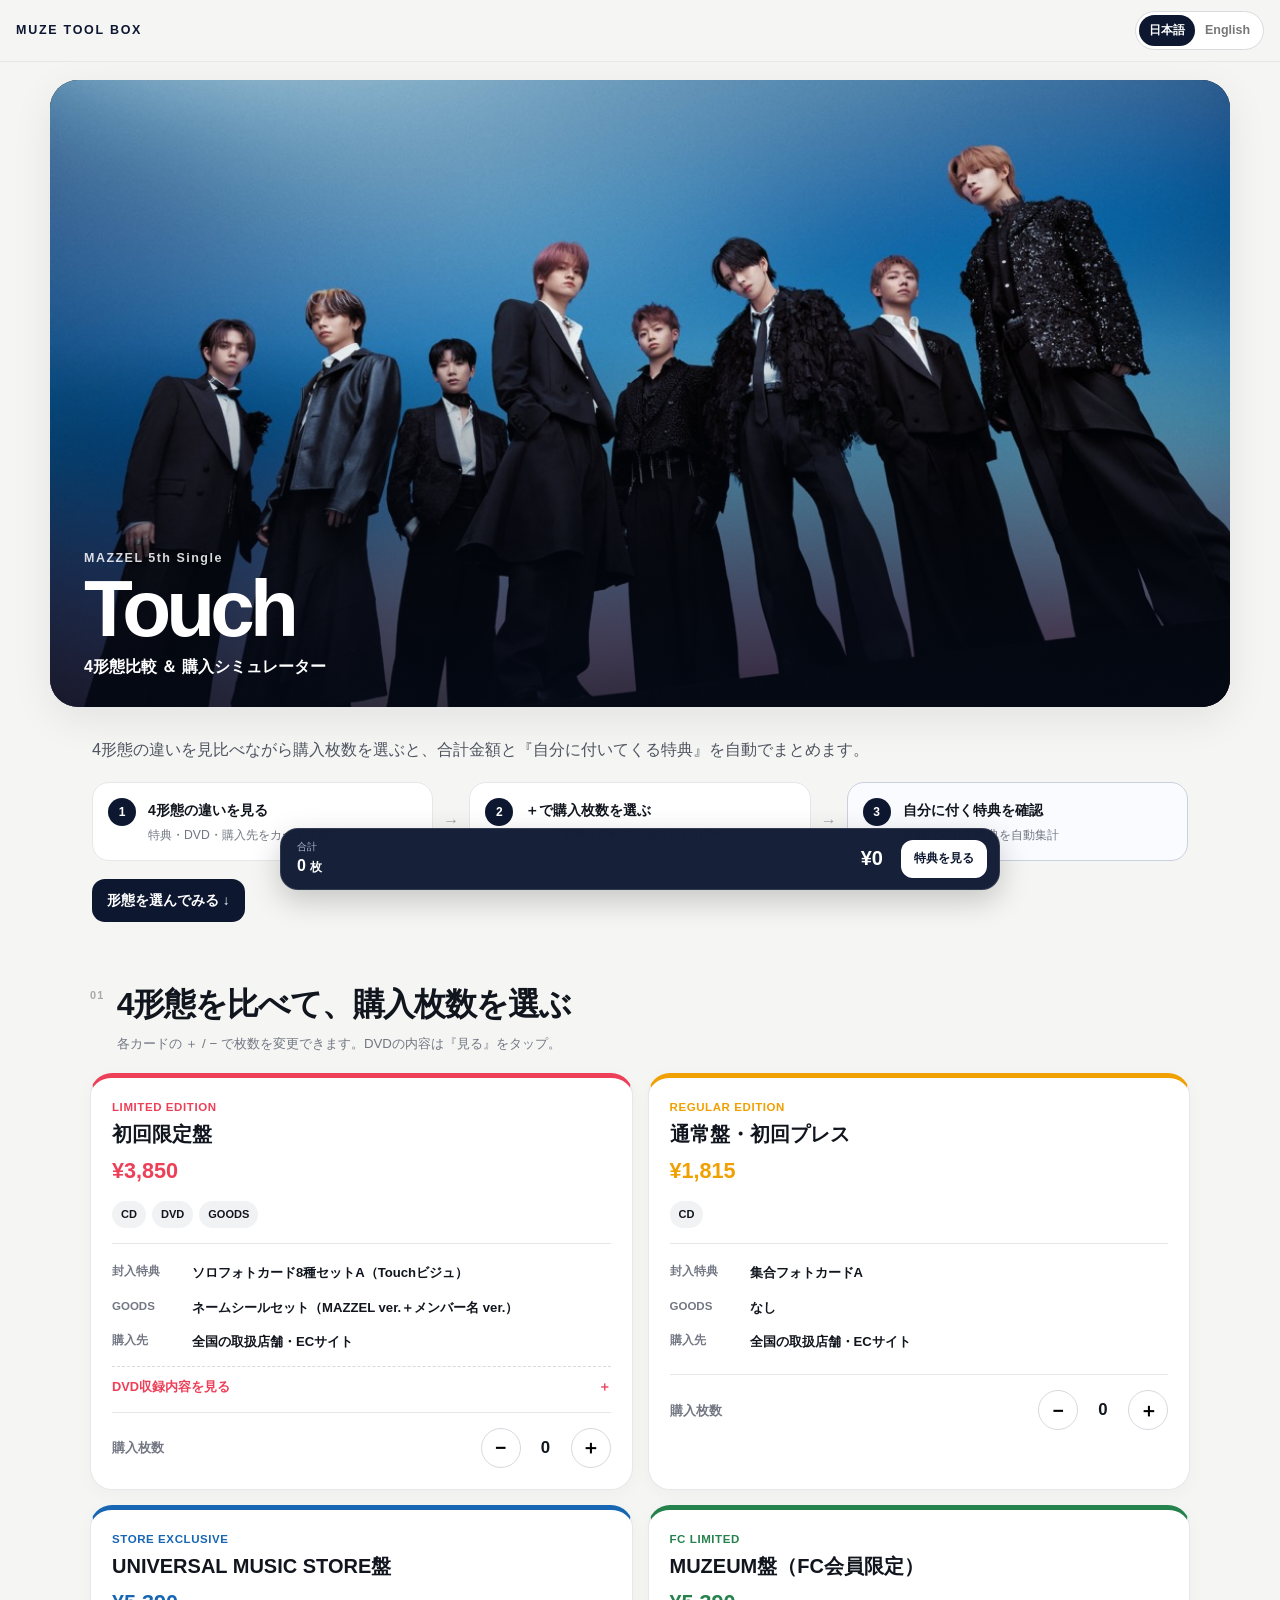
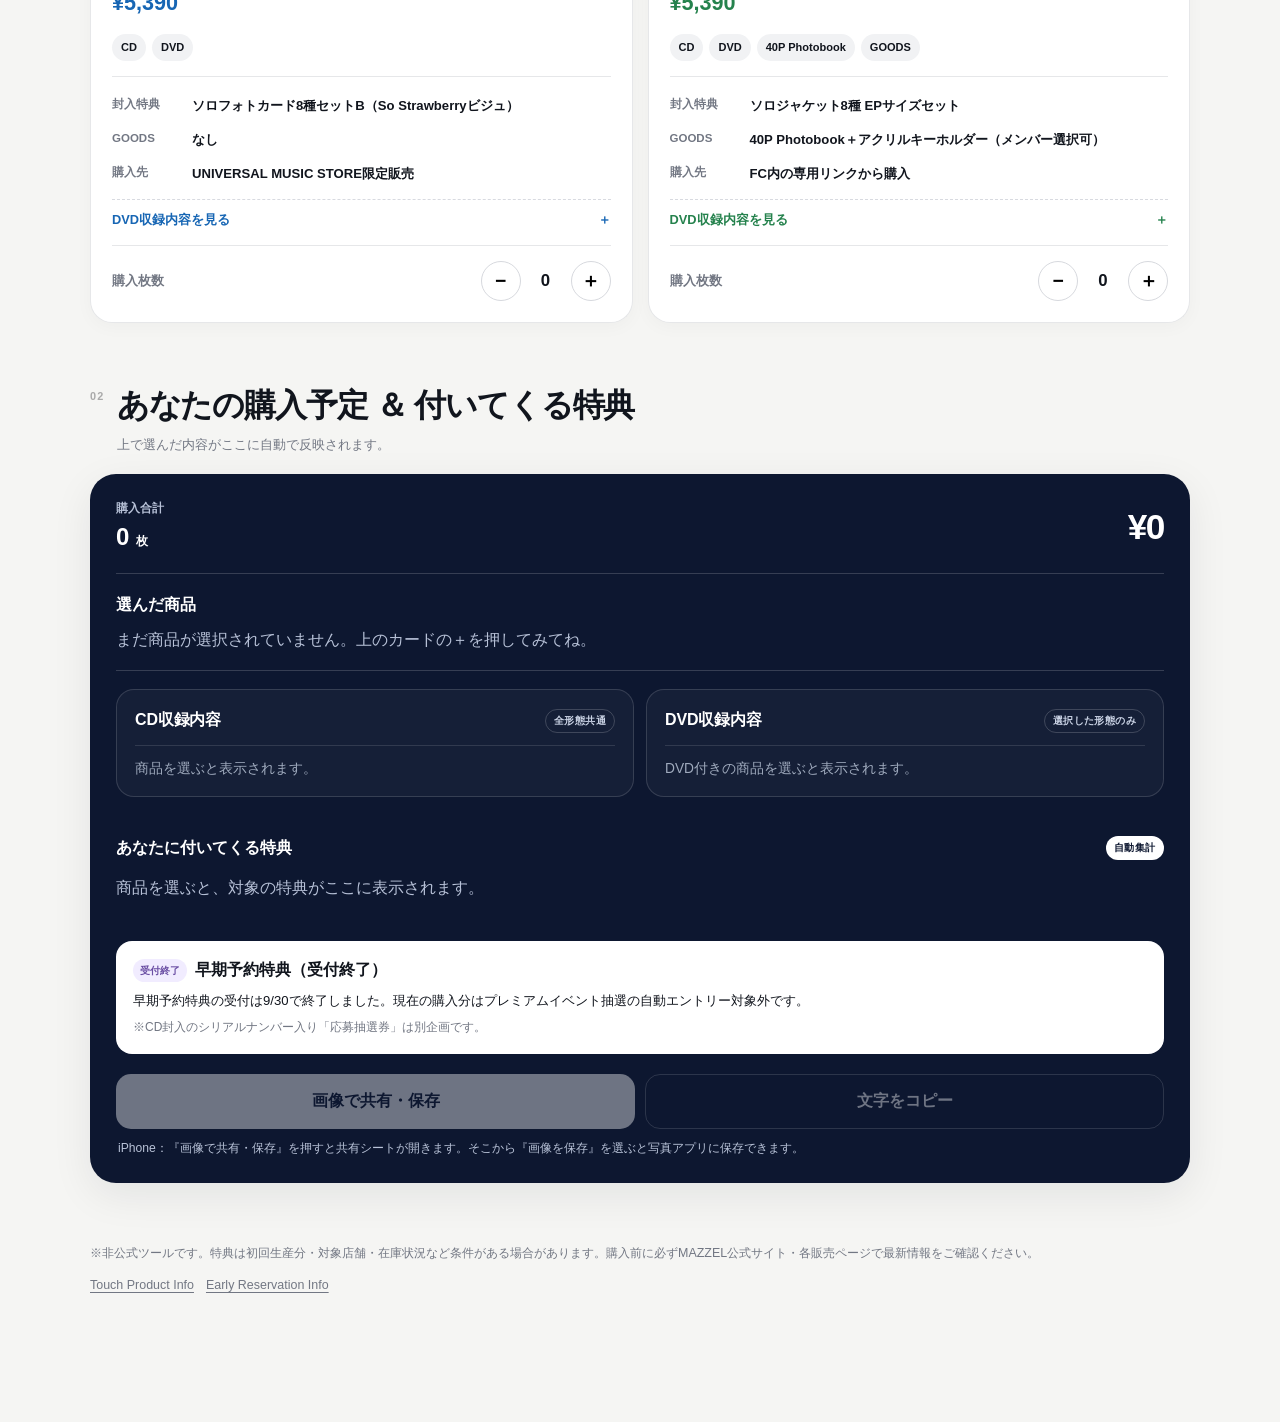
<file: index.html>
<!doctype html>
<html lang="ja">
<head>
  <meta charset="utf-8">
  <meta http-equiv="Cache-Control" content="no-cache, no-store, must-revalidate">
<meta http-equiv="Pragma" content="no-cache">
<meta http-equiv="Expires" content="0">
<meta name="viewport" content="width=device-width, initial-scale=1, viewport-fit=cover">
  <meta name="theme-color" content="#0d1730">
  <title>MAZZEL “Touch” 4 Versions Guide & Purchase Simulator</title>
  <meta name="description" content="MAZZEL 5th Single “Touch” 4形態の比較・購入シミュレーター">
  <link rel="stylesheet" href="./styles.css?v=20261126-1300">
<link rel="apple-touch-icon" sizes="180x180" href="apple-touch-icon.png"><link rel="manifest" href="manifest.json"><meta name="apple-mobile-web-app-capable" content="yes"><meta name="mobile-web-app-capable" content="yes"><meta name="apple-mobile-web-app-status-bar-style" content="default"><meta name="apple-mobile-web-app-title" content="Touch 4形態">
<script>
/* キャッシュ対策：最新の version.json と違えば、新しい版を読み込み直す */
(function(){var BUILD="20261126-1300";
  fetch("version.json?t="+Date.now(),{cache:"no-store"}).then(function(r){return r.json()}).then(function(j){
    if(!j||!j.v||j.v===BUILD)return;
    var key="reloaded-"+j.v;try{if(sessionStorage.getItem(key))return;sessionStorage.setItem(key,"1")}catch(e){}
    var u=new URL(location.href);u.searchParams.set("v",j.v);location.replace(u.toString());
  }).catch(function(){});
})();
</script>
</head>
<body>
  <header class="topbar">
    <a href="https://rikomuze.github.io/muze-tool-box/" class="mini-brand">MUZE TOOL BOX</a>
    <div class="lang" aria-label="Language">
      <button class="lang-btn active" data-lang="ja" type="button">日本語</button>
      <button class="lang-btn" data-lang="en" type="button">English</button>
    </div>
  </header>

  <main id="top">
    <section class="hero">
      <img src="./assets/mazzel-touch.jpg" alt="MAZZEL artist photo" class="hero-img">
      <div class="hero-overlay"></div>
      <div class="hero-copy">
        <p class="eyebrow">MAZZEL 5th Single</p>
        <h1>Touch</h1>
        <p class="sub" data-ja="4形態比較 ＆ 購入シミュレーター" data-en="4 Versions Guide & Purchase Simulator">4形態比較 ＆ 購入シミュレーター</p>
      </div>
    </section>

    <section class="intro shell">
      <div class="intro-copy">
        <p class="intro-lead"
           data-ja="4形態の違いを見比べながら購入枚数を選ぶと、合計金額と『自分に付いてくる特典』を自動でまとめます。"
           data-en="Compare all four editions while choosing quantities, and the site will automatically show your total and the bonuses you’ll receive.">
          4形態の違いを見比べながら購入枚数を選ぶと、合計金額と「自分に付いてくる特典」を自動でまとめます。
        </p>
      </div>

      <div class="howto" aria-label="How to use">
        <div class="howto-item">
          <span class="howto-num">1</span>
          <div>
            <strong data-ja="4形態の違いを見る" data-en="Compare the 4 editions">4形態の違いを見る</strong>
            <p data-ja="特典・DVD・購入先をカードで確認" data-en="Check bonuses, DVDs and where to buy">特典・DVD・購入先をカードで確認</p>
          </div>
        </div>
        <div class="howto-arrow" aria-hidden="true">→</div>
        <div class="howto-item">
          <span class="howto-num">2</span>
          <div>
            <strong data-ja="＋で購入枚数を選ぶ" data-en="Choose quantities with +">＋で購入枚数を選ぶ</strong>
            <p data-ja="欲しい形態を何枚でも組み合わせOK" data-en="Mix and match any editions">欲しい形態を何枚でも組み合わせOK</p>
          </div>
        </div>
        <div class="howto-arrow" aria-hidden="true">→</div>
        <div class="howto-item highlight">
          <span class="howto-num">3</span>
          <div>
            <strong data-ja="自分に付く特典を確認" data-en="See your bonuses">自分に付く特典を確認</strong>
            <p data-ja="枚数に応じて特典を自動集計" data-en="Bonuses are counted automatically">枚数に応じて特典を自動集計</p>
          </div>
        </div>
      </div>

      <a class="start-btn" href="#products" data-ja="形態を選んでみる ↓" data-en="Start choosing editions ↓">形態を選んでみる ↓</a>
    </section>

    <section class="shell products-section" id="products">
      <div class="section-head">
        <span>01</span>
        <div>
          <h2 data-ja="4形態を比べて、購入枚数を選ぶ" data-en="Compare editions & choose quantities">4形態を比べて、購入枚数を選ぶ</h2>
          <p class="section-help" data-ja="各カードの ＋ / − で枚数を変更できます。DVDの内容は『見る』をタップ。" data-en="Use + / − on each card to change quantity. Tap “View” for DVD details.">各カードの ＋ / − で枚数を変更できます。DVDの内容は「見る」をタップ。</p>
        </div>
      </div>
      <div id="productGrid" class="product-grid"></div>
    </section>

    <section class="shell summary-section" id="summary">
      <div class="section-head">
        <span>02</span>
        <div>
          <h2 data-ja="あなたの購入予定 ＆ 付いてくる特典" data-en="Your plan & bonuses">あなたの購入予定 ＆ 付いてくる特典</h2>
          <p class="section-help" data-ja="上で選んだ内容がここに自動で反映されます。" data-en="Your selections above are automatically reflected here.">上で選んだ内容がここに自動で反映されます。</p>
        </div>
      </div>

      <div class="summary-card">
        <div class="total-row">
          <div>
            <span class="total-label" data-ja="購入合計" data-en="Purchase total">購入合計</span>
            <strong id="totalItems">0 <small data-ja="枚" data-en="items">枚</small></strong>
          </div>
          <strong id="totalPrice">¥0</strong>
        </div>

        <div class="summary-block">
          <h3 data-ja="選んだ商品" data-en="Selected editions">選んだ商品</h3>
          <div id="selectedList" class="selected-list empty">
            <p data-ja="まだ商品が選択されていません。上のカードの＋を押してみてね。" data-en="No items selected yet. Tap + on an edition card above.">まだ商品が選択されていません。上のカードの＋を押してみてね。</p>
          </div>
        </div>

        <div class="content-summary-grid">
          <section class="content-summary-box">
            <div class="content-summary-title">
              <h3 data-ja="CD収録内容" data-en="CD contents">CD収録内容</h3>
              <span class="content-common" data-ja="全形態共通" data-en="COMMON">全形態共通</span>
            </div>
            <div id="cdSummary" class="content-summary-body">
              <p class="muted" data-ja="商品を選ぶと表示されます。" data-en="Select an edition to view the CD contents.">商品を選ぶと表示されます。</p>
            </div>
          </section>

          <section class="content-summary-box">
            <div class="content-summary-title">
              <h3 data-ja="DVD収録内容" data-en="DVD contents">DVD収録内容</h3>
              <span class="content-common" data-ja="選択した形態のみ" data-en="SELECTED EDITIONS">選択した形態のみ</span>
            </div>
            <div id="dvdSummary" class="content-summary-body">
              <p class="muted" data-ja="DVD付きの商品を選ぶと表示されます。" data-en="Select an edition with a DVD to view its contents.">DVD付きの商品を選ぶと表示されます。</p>
            </div>
          </section>
        </div>

        <div class="bonus-box">
          <div class="bonus-title-row">
            <h3 data-ja="あなたに付いてくる特典" data-en="Bonuses you’ll receive">あなたに付いてくる特典</h3>
            <span class="auto-badge" data-ja="自動集計" data-en="AUTO">自動集計</span>
          </div>
          <div id="bonusList" class="bonus-list">
            <p class="muted" data-ja="商品を選ぶと、対象の特典がここに表示されます。" data-en="Select editions to see all applicable bonuses here.">商品を選ぶと、対象の特典がここに表示されます。</p>
          </div>
        </div>

        <div class="conditional-box" id="earlyInfo">
          <div class="conditional-head">
            <span class="conditional-tag" id="earlyTag" data-ja="条件付き" data-en="IF ELIGIBLE">条件付き</span>
            <strong id="earlyTitle" data-ja="早期予約特典" data-en="Early reservation bonus">早期予約特典</strong>
          </div>
          <p id="earlyEstimate" data-ja="対象ページから受付期間内に購入した場合、CD1枚につき1回プレミアムイベント抽選に自動エントリーされます。" data-en="If purchased from the eligible page during the entry period, each CD gives one automatic entry to the premium-event lottery.">対象ページから受付期間内に購入した場合、CD1枚につき1回プレミアムイベント抽選に自動エントリーされます。</p>
          <p class="conditional-note" id="earlyNote" data-ja="※封入のシリアルナンバー入り『応募抽選券』とは別企画です。応募先の振り分け機能はありません。" data-en="This is separate from the serial-numbered lottery ticket enclosed in first-press copies. This simulator does not allocate entries by event or venue.">※封入のシリアルナンバー入り「応募抽選券」とは別企画です。応募先の振り分け機能はありません。</p>
        </div>

        <div class="share-actions">
          <button id="imageShareBtn" class="share-btn primary-share" type="button" disabled>
            <span data-ja="画像で共有・保存" data-en="Share / Save as image">画像で共有・保存</span>
          </button>
          <button id="copyBtn" class="share-btn secondary-share" type="button" disabled>
            <span data-ja="文字をコピー" data-en="Copy text">文字をコピー</span>
          </button>
        </div>
        <p class="share-help"
           data-ja="iPhone：『画像で共有・保存』を押すと共有シートが開きます。そこから『画像を保存』を選ぶと写真アプリに保存できます。"
           data-en="iPhone: Tap “Share / Save as image,” then choose “Save Image” in the share sheet to save it to Photos.">
          iPhone：「画像で共有・保存」を押すと共有シートが開きます。そこから「画像を保存」を選ぶと写真アプリに保存できます。
        </p>
      </div>
    </section>

    <footer class="footer shell">
      <p data-ja="※非公式ツールです。特典は初回生産分・対象店舗・在庫状況など条件がある場合があります。購入前に必ずMAZZEL公式サイト・各販売ページで最新情報をご確認ください。"
         data-en="Unofficial fan tool. Some bonuses depend on first-press availability, eligible stores or stock. Please check MAZZEL’s official website and each store page before purchasing.">
         ※非公式ツールです。特典は初回生産分・対象店舗・在庫状況など条件がある場合があります。購入前に必ずMAZZEL公式サイト・各販売ページで最新情報をご確認ください。
      </p>
      <div class="links">
        <a href="https://mazzel.tokyo/news/5565/" target="_blank" rel="noopener">Touch Product Info</a>
        <a href="https://mazzel.tokyo/news/5568/" target="_blank" rel="noopener">Early Reservation Info</a>
      </div>
    </footer>
  </main>

  <div class="sticky-total">
    <div>
      <span data-ja="合計" data-en="Total">合計</span>
      <strong id="stickyItems">0 <small data-ja="枚" data-en="items">枚</small></strong>
    </div>
    <strong id="stickyPrice">¥0</strong>
    <a href="#summary" id="summaryJump" class="jump-btn" data-ja="特典を見る" data-en="See bonuses">特典を見る</a>
  </div>

  <div class="toast" id="toast" role="status" aria-live="polite"></div>
  <script src="./script.js?v=20261126-1300"></script>
</body>
</html>
</file>
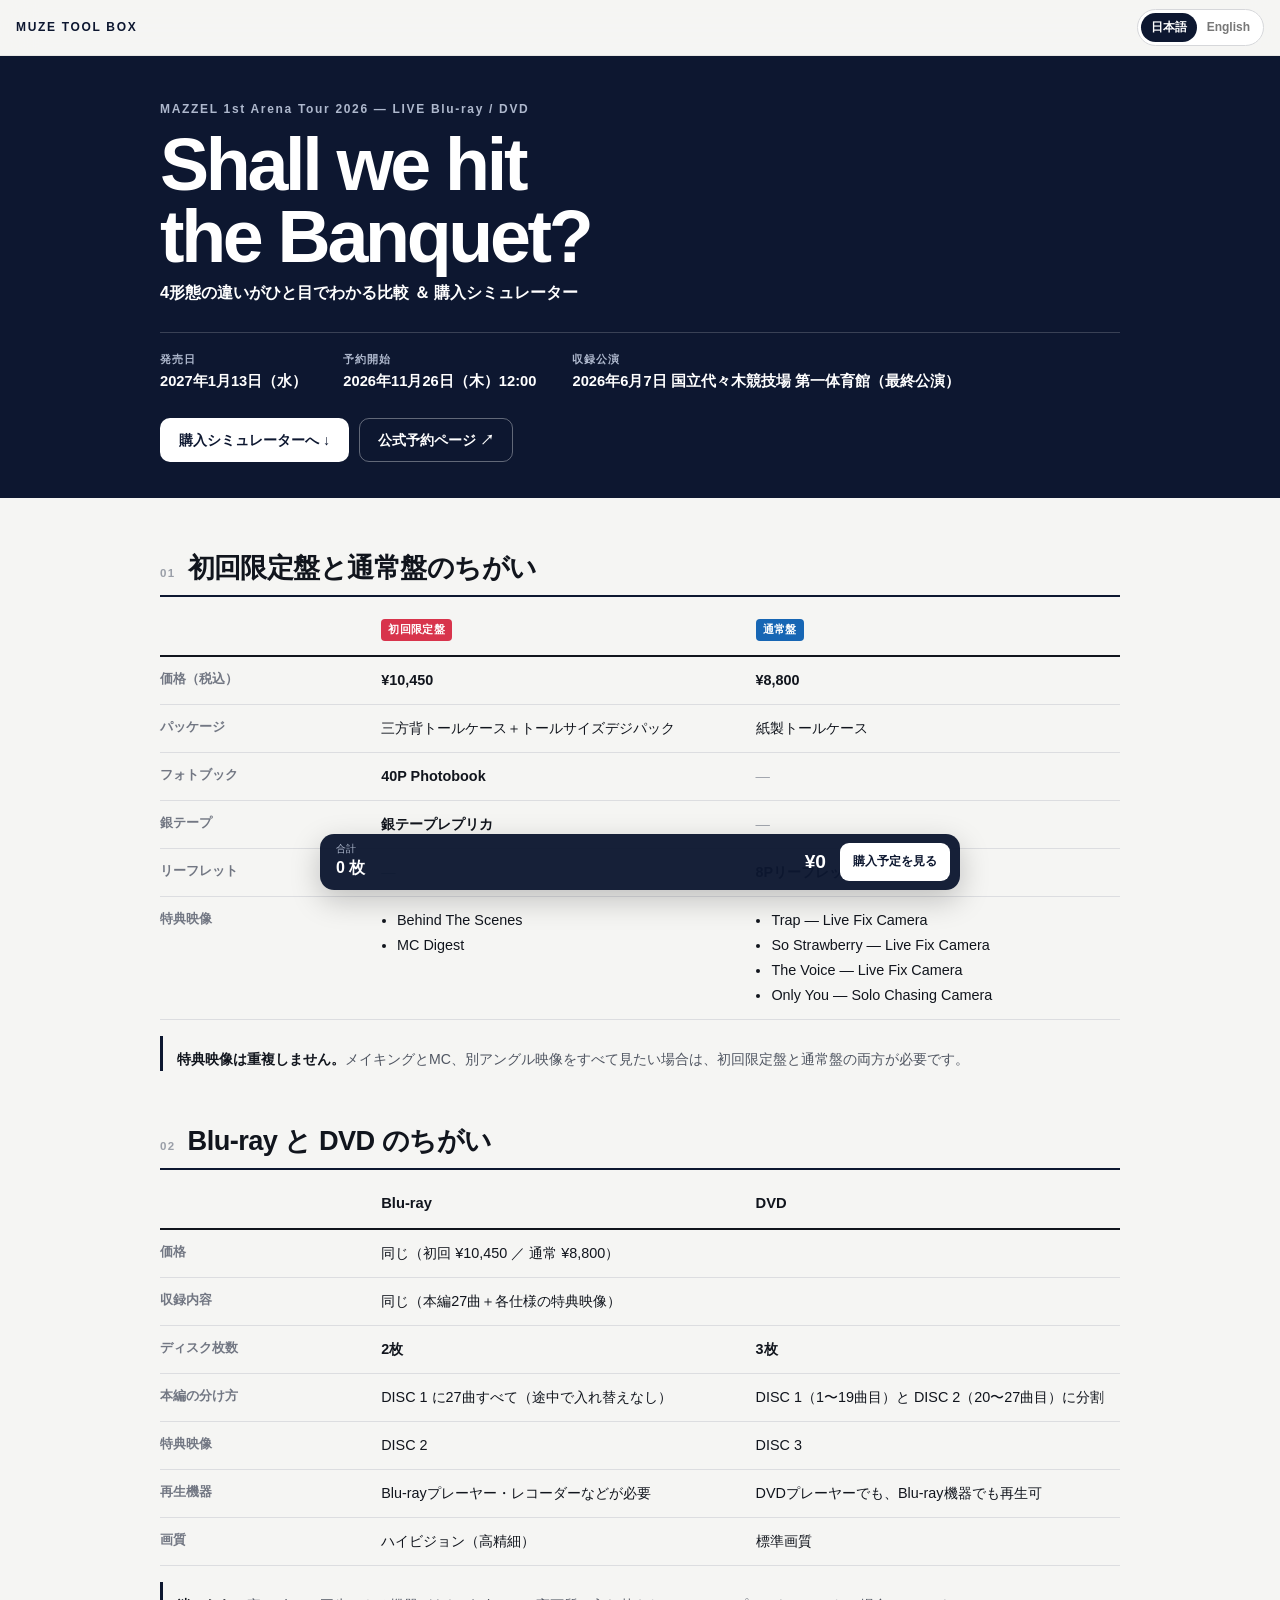
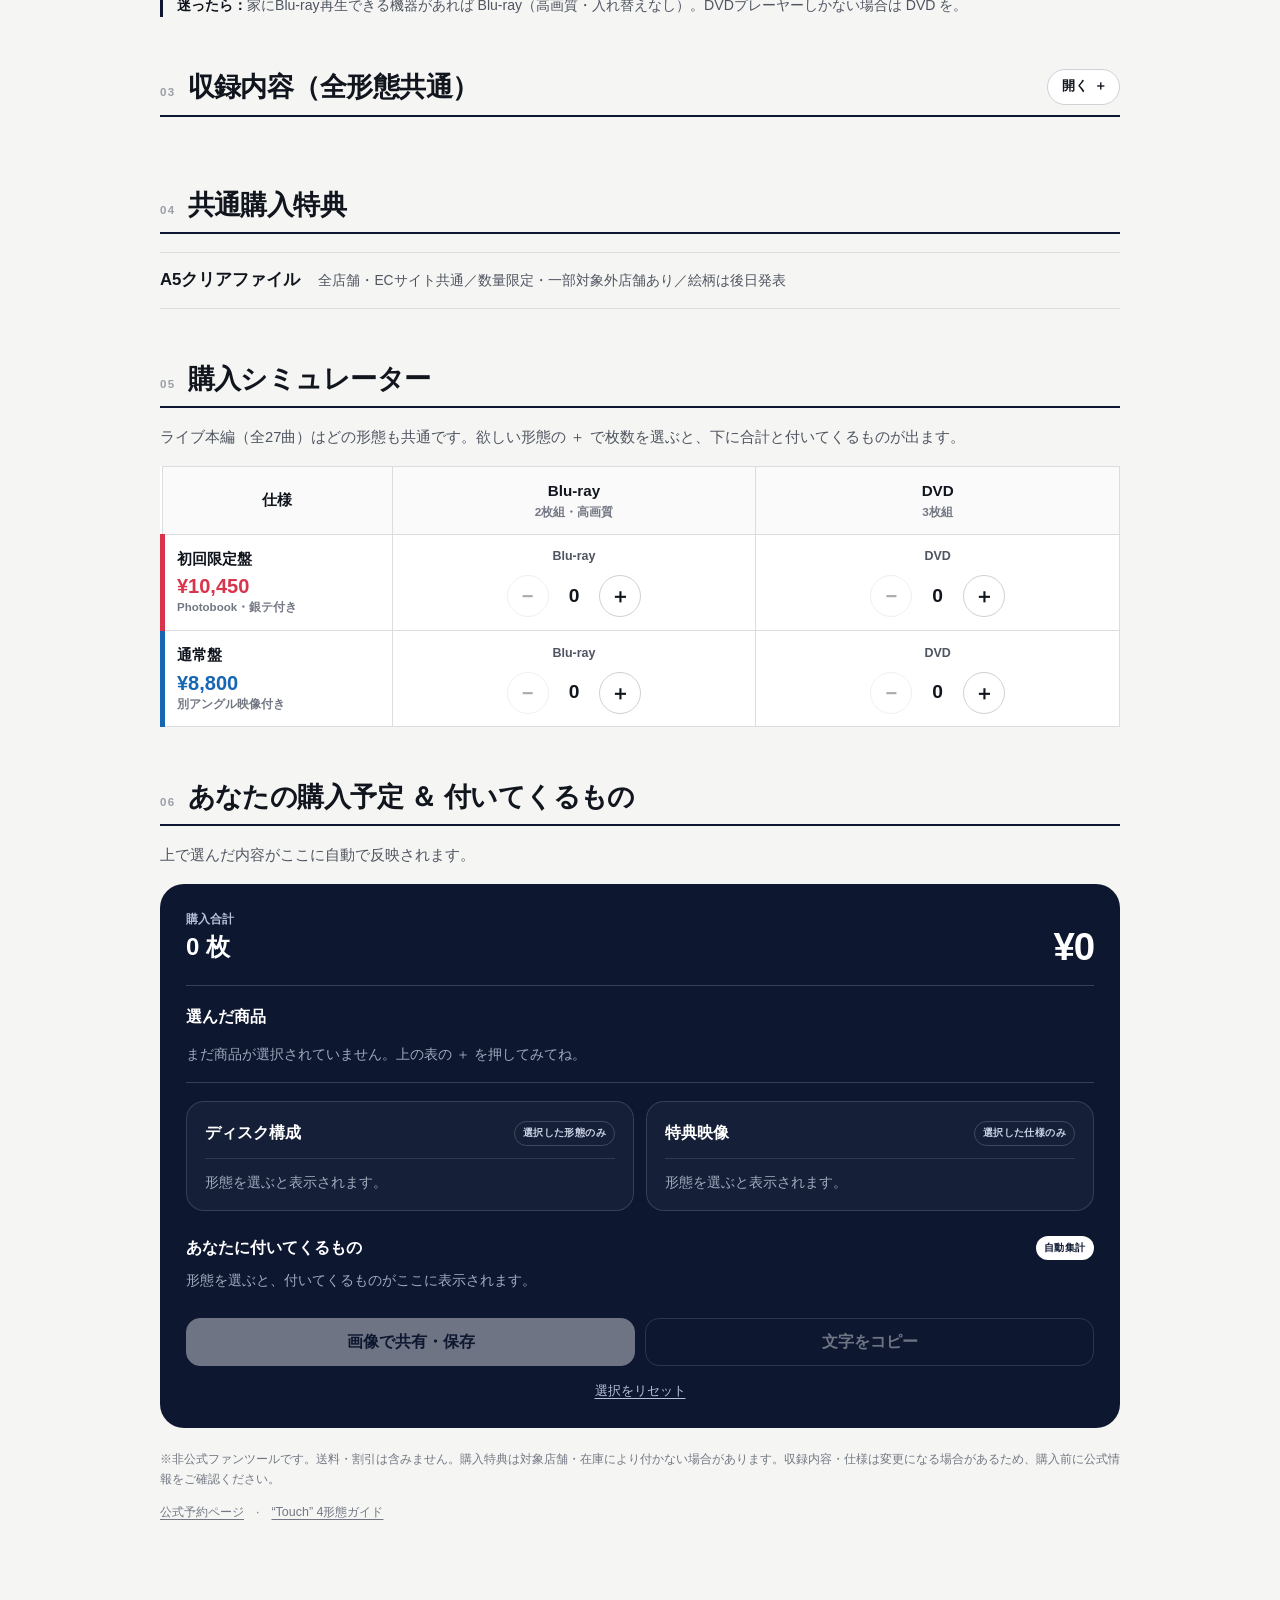
<file: banquet/index.html>
<!doctype html>
<html lang="ja">
<head>
<meta charset="utf-8">
<meta http-equiv="Cache-Control" content="no-cache, no-store, must-revalidate">
<meta http-equiv="Pragma" content="no-cache">
<meta http-equiv="Expires" content="0">
<meta name="viewport" content="width=device-width, initial-scale=1, viewport-fit=cover">
<meta name="theme-color" content="#0d1730">
<title>BANQUET 4形態比較 ＆ 購入シミュレーター | MUZE TOOL BOX</title>
<meta name="description" content="MAZZEL 1st Arena Tour 2026 “Banquet” Blu-ray / DVD 4形態の違いと購入シミュレーター（非公式）">
<link rel="apple-touch-icon" sizes="180x180" href="../apple-touch-icon.png">
<style>
:root{
  --bg:#f5f5f3;--paper:#fff;--ink:#11151d;--sub:#4f5561;--muted:#727783;
  --line:#dcdde0;--hair:#e9e9ea;--navy:#0d1730;
  --lim:#d8344c;--lim-bg:#fdf1f3;   /* 初回限定盤 */
  --reg:#1766b4;--reg-bg:#eef4fb;   /* 通常盤 */
}
*{box-sizing:border-box}
html{scroll-behavior:smooth;-webkit-text-size-adjust:100%}
body{margin:0;background:var(--bg);color:var(--ink);
  font-family:-apple-system,BlinkMacSystemFont,"Segoe UI","Hiragino Kaku Gothic ProN","Hiragino Sans","Yu Gothic",Meiryo,sans-serif;
  line-height:1.6;padding-bottom:110px}
button{font:inherit;cursor:pointer;color:inherit}
a{color:inherit}
.shell{width:min(960px,calc(100% - 32px));margin-inline:auto}
[hidden]{display:none!important}

/* ---------- top bar（参考サイトと共通） ---------- */
.topbar{position:sticky;top:0;z-index:50;height:56px;padding:0 16px;display:flex;align-items:center;justify-content:space-between;
  background:rgba(245,245,243,.92);backdrop-filter:blur(16px);-webkit-backdrop-filter:blur(16px);border-bottom:1px solid rgba(0,0,0,.06)}
.brand{font-size:.75rem;font-weight:900;letter-spacing:.14em;text-decoration:none;color:var(--navy)}
.lang{display:flex;border:1px solid #d6d7da;background:#fff;padding:3px;border-radius:999px}
.lang button{border:0;background:transparent;padding:5px 10px;border-radius:999px;font-size:.75rem;font-weight:800;color:#777}
.lang button[aria-pressed="true"]{background:var(--navy);color:#fff}

/* ---------- hero ---------- */
.hero{background:var(--navy);color:#fff;padding:44px 0 36px}
.eyebrow{margin:0;font-size:.75rem;font-weight:800;letter-spacing:.14em;color:#aeb8cd}
.hero h1{margin:10px 0 6px;font-size:clamp(2.4rem,8vw,4.6rem);line-height:.98;letter-spacing:-.045em}
.hero .lead{margin:0;font-weight:700;font-size:1.02rem}
.facts{display:grid;grid-template-columns:repeat(3,auto);justify-content:start;gap:0 36px;margin:26px 0 0;padding-top:18px;border-top:1px solid rgba(255,255,255,.18)}
.facts div{min-width:0}
.facts dt{font-size:.7rem;font-weight:800;letter-spacing:.08em;color:#aeb8cd}
.facts dd{margin:2px 0 0;font-weight:700;font-size:.92rem}
.hero-links{display:flex;flex-wrap:wrap;gap:10px;margin-top:24px}
.btn{display:inline-flex;align-items:center;justify-content:center;gap:6px;min-height:44px;padding:0 18px;border-radius:10px;font-weight:800;font-size:.88rem;text-decoration:none;border:1px solid transparent}
.btn-white{background:#fff;color:var(--navy)}
.btn-ghost{color:#fff;border-color:rgba(255,255,255,.35)}

/* ---------- sections ---------- */
section.block{padding-top:52px}
.head{display:flex;gap:12px;align-items:baseline;border-bottom:2px solid var(--navy);padding-bottom:10px;margin-bottom:18px}
.head .no{font-size:.72rem;font-weight:900;letter-spacing:.12em;color:#9a9fa8}
.head h2{margin:0;font-size:clamp(1.25rem,3.4vw,1.7rem);letter-spacing:-.02em;line-height:1.3}
.note{color:var(--sub);font-size:.92rem;margin:0 0 16px}
.tag{display:inline-block;font-size:.68rem;font-weight:900;letter-spacing:.04em;padding:2px 7px;border-radius:4px;vertical-align:2px;white-space:nowrap}
.tag.lim{background:var(--lim);color:#fff}
.tag.reg{background:var(--reg);color:#fff}

/* 2つの軸の説明 */
.axes{display:grid;grid-template-columns:1fr 1fr;gap:0;border-top:1px solid var(--line);border-bottom:1px solid var(--line);margin-bottom:22px}
.axes>div{padding:14px 16px 14px 0}
.axes>div+div{padding-left:16px;border-left:1px solid var(--line)}
.axes strong{display:block;font-size:.95rem}
.axes p{margin:4px 0 0;font-size:.84rem;color:var(--sub)}
.axes .k{font-size:.7rem;font-weight:900;color:var(--muted);letter-spacing:.1em}

/* ---------- 2×2 選択マトリクス ---------- */
.matrix{width:100%;border-collapse:collapse;table-layout:fixed;background:var(--paper);border:1px solid var(--line)}
.matrix th,.matrix td{border:1px solid var(--line);vertical-align:middle}
.matrix thead th{background:#fafafa;padding:12px 10px;font-size:.95rem;text-align:center}
.matrix thead th small{display:block;font-weight:600;font-size:.74rem;color:var(--muted)}
.matrix thead th:first-child{width:24%}
.matrix tbody th{padding:14px 12px;text-align:left;font-size:.95rem;line-height:1.35}
.matrix tbody th .price{display:block;font-size:1.25rem;font-weight:900;margin-top:4px}
.matrix tbody th small{display:block;font-weight:600;font-size:.72rem;color:var(--muted)}
.row-lim th{border-left:5px solid var(--lim)!important}
.row-lim .price{color:var(--lim)}
.row-reg th{border-left:5px solid var(--reg)!important}
.row-reg .price{color:var(--reg)}
.cell{padding:12px 8px;text-align:center;transition:background .15s}
.cell .what{font-size:.78rem;font-weight:700;color:var(--sub);margin-bottom:8px}
.row-lim .cell.on{background:var(--lim-bg)}
.row-reg .cell.on{background:var(--reg-bg)}
.stepper{display:inline-flex;align-items:center;gap:10px}
.stepper button{width:42px;height:42px;border-radius:50%;border:1px solid #cfd1d6;background:#fff;font-size:1.25rem;font-weight:700;line-height:1;touch-action:manipulation}
.stepper button:active{background:#eceef1}
.stepper button:disabled{opacity:.35;cursor:default}
.stepper output{min-width:1.6em;font-size:1.2rem;font-weight:900;text-align:center}
.cell.on output{color:var(--navy)}

/* ---------- 比較表 ---------- */
.compare{width:100%;border-collapse:collapse;font-size:.9rem}
.compare th,.compare td{padding:12px 10px;border-bottom:1px solid var(--line);text-align:left;vertical-align:top}
.compare thead th{border-bottom:2px solid var(--ink);font-size:.92rem;padding-top:4px}
.compare tbody th{width:22%;font-size:.8rem;color:var(--muted);font-weight:800;padding-left:0}
.compare td{width:39%}
.compare ul{margin:0;padding-left:1.1em}
.compare li+li{margin-top:2px}
.yes{font-weight:800}
.no{color:#a2a6ae}
.diff td{background:#fff}
.callout{margin:16px 0 0;padding:12px 0 0 14px;border-left:3px solid var(--navy);font-size:.88rem;color:var(--sub)}
.callout strong{color:var(--ink)}

/* 折りたたみ（収録内容） */
.fold>summary{list-style:none;cursor:pointer;-webkit-tap-highlight-color:transparent}
.fold>summary::-webkit-details-marker{display:none}
.fold>summary h2{flex:1}
.fold-btn{flex:0 0 auto;align-self:center;display:inline-flex;align-items:center;gap:6px;font-size:.8rem;font-weight:800;border:1px solid #cfd1d6;background:#fff;border-radius:999px;padding:6px 12px 6px 14px;min-height:36px}
.fold-btn::after{content:"＋";font-weight:900}
.fold[open] .fold-btn::after{content:"−"}
.fold .when-open{display:none}
.fold[open] .when-open{display:inline}
.fold[open] .when-closed{display:none}
.fold>summary:focus-visible{outline:2px solid var(--navy);outline-offset:4px}

/* ---------- 収録内容 ---------- */
.setlist-wrap{display:grid;grid-template-columns:1fr 220px;gap:28px;align-items:start}
.setlist{list-style:none;margin:0;padding:0;columns:2;column-gap:28px;font-size:.9rem}
.setlist li{display:flex;gap:10px;padding:5px 0;border-bottom:1px solid var(--hair);break-inside:avoid}
.setlist li .n{flex:0 0 1.8em;color:var(--muted);font-variant-numeric:tabular-nums;text-align:right;font-size:.82rem;padding-top:1px}
.setlist li.split{border-top:2px dashed var(--ink);margin-top:-1px}
.split-label{display:block;font-size:.68rem;font-weight:900;color:var(--ink);letter-spacing:.04em}
.discmap{font-size:.84rem;border-top:2px solid var(--ink)}
.discmap h3{font-size:.85rem;margin:14px 0 6px}
.discmap ol{list-style:none;margin:0;padding:0}
.discmap li{display:flex;justify-content:space-between;gap:8px;padding:5px 0;border-bottom:1px solid var(--hair)}
.discmap li span:first-child{font-weight:800}
.discmap li span:last-child{color:var(--sub);text-align:right}

/* ---------- 購入特典 ---------- */
.perk{display:flex;gap:18px;align-items:baseline;flex-wrap:wrap;border-top:1px solid var(--line);border-bottom:1px solid var(--line);padding:14px 0}
.perk strong{font-size:1.05rem}
.perk span{color:var(--sub);font-size:.86rem}

/* ---------- 購入予定（Touchと同じ構成） ---------- */
.summary-card{background:var(--navy);color:#fff;border-radius:24px;padding:26px}
.total-row{display:flex;align-items:flex-end;justify-content:space-between;gap:12px;padding-bottom:18px;border-bottom:1px solid rgba(255,255,255,.17)}
.total-label{display:block;font-size:.72rem;color:#b7c1d7;font-weight:800}
#sumCount{font-size:1.5rem}
#sumPrice{font-size:clamp(1.9rem,6vw,2.4rem);letter-spacing:-.03em;line-height:1}
.summary-block{padding-top:18px}
.summary-block h3,.bonus-box h3{margin:0;font-size:1rem}
.selected-list{padding:8px 0 16px;border-bottom:1px solid rgba(255,255,255,.17)}
.selected-row{display:grid;grid-template-columns:1fr auto;gap:12px;padding:7px 0;align-items:baseline}
.selected-row .r{font-weight:850;white-space:nowrap}
.selected-row .r span{margin-right:14px}
.empty-msg{color:#9faabd;margin:6px 0 0;font-size:.9rem}
.dot{display:inline-block;width:8px;height:8px;border-radius:2px;margin-right:8px;vertical-align:1px}
.dot.lim{background:#ff6b80}.dot.reg{background:#5aa2ef}
.content-grid{display:grid;grid-template-columns:1fr 1fr;gap:12px;margin:18px 0}
.cbox{min-width:0;border:1px solid rgba(255,255,255,.14);border-radius:18px;padding:18px 18px 16px;background:rgba(255,255,255,.035)}
.cbox-title{display:flex;justify-content:space-between;align-items:center;gap:10px;padding-bottom:12px;margin-bottom:12px;border-bottom:1px solid rgba(255,255,255,.12)}
.cbox-title h3{margin:0;font-size:1rem}
.pill{flex:0 0 auto;border:1px solid rgba(255,255,255,.18);border-radius:999px;padding:3px 8px;color:#cbd4e6;font-size:.65rem;font-weight:800;letter-spacing:.04em}
.cbox-body{font-size:.86rem}
.ed+.ed{margin-top:14px;padding-top:12px;border-top:1px solid rgba(255,255,255,.12)}
.ed-head{display:flex;justify-content:space-between;gap:10px;margin-bottom:6px}
.ed-head strong{font-size:.9rem}
.ed-head span{color:#b8c2d5;font-size:.75rem;font-weight:800;white-space:nowrap}
.ed ul{margin:0;padding-left:1.2em;color:#cbd3e2;font-size:.8rem;line-height:1.6}
.ed li+li{margin-top:3px}
.ed li b{color:#fff;font-weight:800}
.bonus-box{padding:6px 0 4px}
.bonus-title-row{display:flex;align-items:center;justify-content:space-between;gap:10px;margin-bottom:8px}
.auto-badge{font-size:.65rem;font-weight:900;letter-spacing:.05em;padding:4px 8px;border-radius:999px;background:#fff;color:var(--navy)}
.bonus-item{display:flex;justify-content:space-between;gap:14px;padding:10px 0;border-bottom:1px solid rgba(255,255,255,.1);font-size:.92rem}
.bonus-item strong{text-align:right}
.bonus-item small{font-weight:700;color:#b7c1d7;margin-left:4px}
.actions{display:grid;grid-template-columns:1fr 1fr;gap:10px;margin-top:22px}
.actions button{min-height:48px;border-radius:14px;font-weight:900;border:1px solid rgba(255,255,255,.32);background:transparent;color:#fff}
.actions button.main{background:#fff;color:var(--navy);border-color:#fff}
.actions button:disabled{opacity:.4;cursor:not-allowed}
.reset{display:block;margin:14px auto 0;background:none;border:0;color:#b7c1d7;font-size:.8rem;text-decoration:underline;text-underline-offset:3px}
.sum-foot{margin-top:22px;color:var(--muted);font-size:.78rem}
.sum-foot a{text-underline-offset:3px}

/* ---------- 下部固定バー ---------- */
.sticky{position:fixed;z-index:60;left:50%;bottom:max(10px,env(safe-area-inset-bottom));transform:translateX(-50%);
  width:min(640px,calc(100% - 20px));background:rgba(13,23,48,.96);color:#fff;border-radius:14px;
  padding:9px 10px 9px 16px;display:flex;align-items:center;gap:14px;box-shadow:0 10px 30px rgba(0,0,0,.22)}
.sticky .lbl{font-size:.62rem;color:#aeb8cd;display:block;line-height:1.2}
#stCount{font-weight:900}
#stPrice{margin-left:auto;font-size:1.2rem;font-weight:900}
.sticky a{background:#fff;color:var(--navy);padding:9px 13px;border-radius:9px;text-decoration:none;font-size:.78rem;font-weight:900;white-space:nowrap}
.toast{position:fixed;left:50%;bottom:86px;transform:translateX(-50%);background:#111827;color:#fff;padding:9px 15px;border-radius:999px;font-size:.82rem;opacity:0;pointer-events:none;transition:opacity .2s;z-index:100}
.toast.show{opacity:1}

@media (max-width:720px){
  .facts{grid-template-columns:1fr 1fr;gap:12px 20px}
  .facts div:last-child{grid-column:1/-1}
  .axes{grid-template-columns:1fr}
  .axes>div{padding:12px 0}
  .axes>div+div{padding-left:0;border-left:0;border-top:1px solid var(--line)}
  .setlist-wrap{grid-template-columns:1fr}
  .setlist{columns:1}
  .content-grid{grid-template-columns:1fr}
  .bonus-item small{display:block;margin:2px 0 0}
  .summary-card{padding:20px;border-radius:20px}
}
@media (max-width:430px){
  .shell{width:calc(100% - 24px)}
  .matrix thead th:first-child{width:30%}
  .matrix tbody th{padding:12px 8px;font-size:.86rem}
  .matrix tbody th .price{font-size:1.05rem}
  .cell{padding:10px 4px}
  .stepper{gap:6px}
  .stepper button{width:38px;height:38px}
  .compare{font-size:.84rem}
  .compare th,.compare td{padding:10px 6px}
  .compare tbody th{padding-left:0;width:5.2em}
}
</style>
<script>
/* キャッシュ対策：最新の version.json と違えば、新しい版を読み込み直す */
(function(){var BUILD="20261126-1330";
  fetch("version.json?t="+Date.now(),{cache:"no-store"}).then(function(r){return r.json()}).then(function(j){
    if(!j||!j.v||j.v===BUILD)return;
    var key="reloaded-"+j.v;try{if(sessionStorage.getItem(key))return;sessionStorage.setItem(key,"1")}catch(e){}
    var u=new URL(location.href);u.searchParams.set("v",j.v);location.replace(u.toString());
  }).catch(function(){});
})();
</script>
</head>
<body>

<header class="topbar">
  <a class="brand" href="https://rikomuze.github.io/muze-tool-box/">MUZE TOOL BOX</a>
  <div class="lang" role="group" aria-label="Language">
    <button type="button" data-lang="ja" aria-pressed="true">日本語</button>
    <button type="button" data-lang="en" aria-pressed="false">English</button>
  </div>
</header>

<main>
  <!-- HERO -->
  <div class="hero">
    <div class="shell">
      <p class="eyebrow">MAZZEL 1st Arena Tour 2026 — LIVE Blu-ray / DVD</p>
      <h1>Shall we hit<br>the Banquet?</h1>
      <p class="lead" data-ja="4形態の違いがひと目でわかる比較 ＆ 購入シミュレーター" data-en="See how the 4 editions differ, then plan your order">4形態の違いがひと目でわかる比較 ＆ 購入シミュレーター</p>
      <dl class="facts">
        <div><dt data-ja="発売日" data-en="RELEASE">発売日</dt><dd data-ja="2027年1月13日（水）" data-en="Wed, Jan 13, 2027">2027年1月13日（水）</dd></div>
        <div><dt data-ja="予約開始" data-en="PREORDERS">予約開始</dt><dd data-ja="2026年11月26日（木）12:00" data-en="Thu, Nov 26, 2026, 12:00 JST">2026年11月26日（木）12:00</dd></div>
        <div><dt data-ja="収録公演" data-en="RECORDED">収録公演</dt><dd data-ja="2026年6月7日 国立代々木競技場 第一体育館（最終公演）" data-en="June 7, 2026 — Yoyogi National Gymnasium (final show)">2026年6月7日 国立代々木競技場 第一体育館（最終公演）</dd></div>
      </dl>
      <div class="hero-links">
        <a class="btn btn-white" href="#choose" data-ja="購入シミュレーターへ ↓" data-en="Go to simulator ↓">購入シミュレーターへ ↓</a>
        <a class="btn btn-ghost" href="https://mazzel.lnk.to/Banquet_Tour" target="_blank" rel="noopener" data-ja="公式予約ページ ↗" data-en="Official preorder ↗">公式予約ページ ↗</a>
      </div>
    </div>
  </div>


  <!-- 02 初回 vs 通常 -->
  <section class="block shell" id="edition">
    <div class="head"><span class="no">01</span><h2 data-ja="初回限定盤と通常盤のちがい" data-en="Limited vs Regular">初回限定盤と通常盤のちがい</h2></div>
    <table class="compare">
      <thead><tr><th></th><th><span class="tag lim" data-ja="初回限定盤" data-en="Limited">初回限定盤</span></th><th><span class="tag reg" data-ja="通常盤" data-en="Regular">通常盤</span></th></tr></thead>
      <tbody>
        <tr><th data-ja="価格（税込）" data-en="Price">価格（税込）</th><td class="yes">¥10,450</td><td class="yes">¥8,800</td></tr>
        <tr><th data-ja="パッケージ" data-en="Packaging">パッケージ</th>
          <td data-ja="三方背トールケース＋トールサイズデジパック" data-en="Slipcase + tall-size digipak">三方背トールケース＋トールサイズデジパック</td>
          <td data-ja="紙製トールケース" data-en="Paper tall case">紙製トールケース</td></tr>
        <tr><th data-ja="フォトブック" data-en="Photobook">フォトブック</th><td class="yes" data-ja="40P Photobook" data-en="40-page photobook">40P Photobook</td><td class="no">—</td></tr>
        <tr><th data-ja="銀テープ" data-en="Silver tape">銀テープ</th><td class="yes" data-ja="銀テープレプリカ" data-en="Replica silver tape">銀テープレプリカ</td><td class="no">—</td></tr>
        <tr><th data-ja="リーフレット" data-en="Leaflet">リーフレット</th><td class="no">—</td><td class="yes" data-ja="8Pリーフレット" data-en="8-page leaflet">8Pリーフレット</td></tr>
        <tr><th data-ja="特典映像" data-en="Bonus footage">特典映像</th>
          <td><ul><li>Behind The Scenes</li><li>MC Digest</li></ul></td>
          <td><ul><li>Trap — Live Fix Camera</li><li>So Strawberry — Live Fix Camera</li><li>The Voice — Live Fix Camera</li><li>Only You — Solo Chasing Camera</li></ul></td></tr>
      </tbody>
    </table>
    <p class="callout" data-ja-html="<strong>特典映像は重複しません。</strong>メイキングとMC、別アングル映像をすべて見たい場合は、初回限定盤と通常盤の両方が必要です。" data-en-html="<strong>Bonus footage does not overlap.</strong> To get the making-of, MC digest and the alternate-angle clips, you need both a Limited and a Regular edition."><strong>特典映像は重複しません。</strong>メイキングとMC、別アングル映像をすべて見たい場合は、初回限定盤と通常盤の両方が必要です。</p>
  </section>

  <!-- 03 BD vs DVD -->
  <section class="block shell" id="media">
    <div class="head"><span class="no">02</span><h2 data-ja="Blu-ray と DVD のちがい" data-en="Blu-ray vs DVD">Blu-ray と DVD のちがい</h2></div>
    <table class="compare">
      <thead><tr><th></th><th>Blu-ray</th><th>DVD</th></tr></thead>
      <tbody>
        <tr><th data-ja="価格" data-en="Price">価格</th><td colspan="2" data-ja="同じ（初回 ¥10,450 ／ 通常 ¥8,800）" data-en="Same (Limited ¥10,450 / Regular ¥8,800)">同じ（初回 ¥10,450 ／ 通常 ¥8,800）</td></tr>
        <tr><th data-ja="収録内容" data-en="Content">収録内容</th><td colspan="2" data-ja="同じ（本編27曲＋各仕様の特典映像）" data-en="Same (27-song concert + that version's bonus footage)">同じ（本編27曲＋各仕様の特典映像）</td></tr>
        <tr><th data-ja="ディスク枚数" data-en="Discs">ディスク枚数</th><td class="yes" data-ja="2枚" data-en="2">2枚</td><td class="yes" data-ja="3枚" data-en="3">3枚</td></tr>
        <tr><th data-ja="本編の分け方" data-en="Concert split">本編の分け方</th><td data-ja="DISC 1 に27曲すべて（途中で入れ替えなし）" data-en="All 27 songs on DISC 1 (no disc swap)">DISC 1 に27曲すべて（途中で入れ替えなし）</td><td data-ja="DISC 1（1〜19曲目）と DISC 2（20〜27曲目）に分割" data-en="Split: DISC 1 (songs 1–19), DISC 2 (20–27)">DISC 1（1〜19曲目）と DISC 2（20〜27曲目）に分割</td></tr>
        <tr><th data-ja="特典映像" data-en="Bonus">特典映像</th><td>DISC 2</td><td>DISC 3</td></tr>
        <tr><th data-ja="再生機器" data-en="Players">再生機器</th><td data-ja="Blu-rayプレーヤー・レコーダーなどが必要" data-en="Needs a Blu-ray player/recorder">Blu-rayプレーヤー・レコーダーなどが必要</td><td data-ja="DVDプレーヤーでも、Blu-ray機器でも再生可" data-en="Plays on DVD or Blu-ray players">DVDプレーヤーでも、Blu-ray機器でも再生可</td></tr>
        <tr><th data-ja="画質" data-en="Quality">画質</th><td data-ja="ハイビジョン（高精細）" data-en="High definition">ハイビジョン（高精細）</td><td data-ja="標準画質" data-en="Standard definition">標準画質</td></tr>
      </tbody>
    </table>
    <p class="callout" data-ja-html="<strong>迷ったら：</strong>家にBlu-ray再生できる機器があれば Blu-ray（高画質・入れ替えなし）。DVDプレーヤーしかない場合は DVD を。" data-en-html="<strong>Not sure?</strong> If you can play Blu-ray, pick Blu-ray (sharper, no disc swap). If you only have a DVD player, pick DVD."><strong>迷ったら：</strong>家にBlu-ray再生できる機器があれば Blu-ray（高画質・入れ替えなし）。DVDプレーヤーしかない場合は DVD を。</p>
  </section>

  <!-- 04 収録内容 -->
  <section class="block shell" id="setlist">
    <details class="fold">
    <summary class="head"><span class="no">03</span><h2 data-ja="収録内容（全形態共通）" data-en="Setlist (all editions)">収録内容（全形態共通）</h2><span class="fold-btn"><span class="when-closed" data-ja="開く" data-en="Open">開く</span><span class="when-open" data-ja="閉じる" data-en="Close">閉じる</span></span></summary>
    <div class="setlist-wrap">
      <ol class="setlist" id="setlist-ol"></ol>
      <aside class="discmap">
        <h3 data-ja="ディスク構成" data-en="Disc layout">ディスク構成</h3>
        <ol>
          <li><span>Blu-ray DISC 1</span><span data-ja="1〜27曲目" data-en="Songs 1–27">1〜27曲目</span></li>
          <li><span>Blu-ray DISC 2</span><span data-ja="特典映像" data-en="Bonus">特典映像</span></li>
        </ol>
        <ol style="margin-top:12px">
          <li><span>DVD DISC 1</span><span data-ja="1〜19曲目" data-en="Songs 1–19">1〜19曲目</span></li>
          <li><span>DVD DISC 2</span><span data-ja="20〜27曲目" data-en="Songs 20–27">20〜27曲目</span></li>
          <li><span>DVD DISC 3</span><span data-ja="特典映像" data-en="Bonus">特典映像</span></li>
        </ol>
      </aside>
    </div>
    </details>
  </section>

  <!-- 05 購入特典 -->
  <section class="block shell" id="perk">
    <div class="head"><span class="no">04</span><h2 data-ja="共通購入特典" data-en="Store bonus">共通購入特典</h2></div>
    <div class="perk">
      <strong data-ja="A5クリアファイル" data-en="A5 clear file">A5クリアファイル</strong>
      <span data-ja="全店舗・ECサイト共通／数量限定・一部対象外店舗あり／絵柄は後日発表" data-en="Same at all stores & online / limited stock, some stores excluded / design TBA">全店舗・ECサイト共通／数量限定・一部対象外店舗あり／絵柄は後日発表</span>
    </div>
  </section>


  <!-- 05 購入シミュレーター -->
  <section class="block shell" id="choose">
    <div class="head"><span class="no">05</span><h2 data-ja="購入シミュレーター" data-en="Purchase simulator">購入シミュレーター</h2></div>
    <p class="note" data-ja="ライブ本編（全27曲）はどの形態も共通です。欲しい形態の ＋ で枚数を選ぶと、下に合計と付いてくるものが出ます。" data-en="All editions contain the same 27-song concert. Tap + to choose quantities; your total appears below.">ライブ本編（全27曲）はどの形態も共通です。欲しい形態の ＋ で枚数を選ぶと、下に合計と付いてくるものが出ます。</p>

    <table class="matrix" aria-label="形態の選択">
      <thead>
        <tr>
          <th scope="col"><span class="sr" data-ja="仕様" data-en="Version">仕様</span></th>
          <th scope="col">Blu-ray<small data-ja="2枚組・高画質" data-en="2 discs · HD">2枚組・高画質</small></th>
          <th scope="col">DVD<small data-ja="3枚組" data-en="3 discs">3枚組</small></th>
        </tr>
      </thead>
      <tbody>
        <tr class="row-lim">
          <th scope="row"><span data-ja="初回限定盤" data-en="Limited Edition">初回限定盤</span><span class="price">¥10,450</span><small data-ja="Photobook・銀テ付き" data-en="+ photobook, silver tape">Photobook・銀テ付き</small></th>
          <td class="cell" data-cell="0"><div class="what">Blu-ray</div><div class="stepper"><button type="button" data-i="0" data-d="-1" aria-label="初回限定盤 Blu-ray を減らす">−</button><output id="q0">0</output><button type="button" data-i="0" data-d="1" aria-label="初回限定盤 Blu-ray を増やす">＋</button></div></td>
          <td class="cell" data-cell="1"><div class="what">DVD</div><div class="stepper"><button type="button" data-i="1" data-d="-1" aria-label="初回限定盤 DVD を減らす">−</button><output id="q1">0</output><button type="button" data-i="1" data-d="1" aria-label="初回限定盤 DVD を増やす">＋</button></div></td>
        </tr>
        <tr class="row-reg">
          <th scope="row"><span data-ja="通常盤" data-en="Regular Edition">通常盤</span><span class="price">¥8,800</span><small data-ja="別アングル映像付き" data-en="+ alt-angle footage">別アングル映像付き</small></th>
          <td class="cell" data-cell="2"><div class="what">Blu-ray</div><div class="stepper"><button type="button" data-i="2" data-d="-1" aria-label="通常盤 Blu-ray を減らす">−</button><output id="q2">0</output><button type="button" data-i="2" data-d="1" aria-label="通常盤 Blu-ray を増やす">＋</button></div></td>
          <td class="cell" data-cell="3"><div class="what">DVD</div><div class="stepper"><button type="button" data-i="3" data-d="-1" aria-label="通常盤 DVD を減らす">−</button><output id="q3">0</output><button type="button" data-i="3" data-d="1" aria-label="通常盤 DVD を増やす">＋</button></div></td>
        </tr>
      </tbody>
    </table>
  </section>

  <!-- 06 購入予定 -->
  <section class="block shell" id="summary">
    <div class="head"><span class="no">06</span><h2 data-ja="あなたの購入予定 ＆ 付いてくるもの" data-en="Your plan & what you get">あなたの購入予定 ＆ 付いてくるもの</h2></div>
    <p class="note" data-ja="上で選んだ内容がここに自動で反映されます。" data-en="Your selections above are reflected here automatically.">上で選んだ内容がここに自動で反映されます。</p>
    <div class="summary-card">
      <div class="total-row">
        <div><span class="total-label" data-ja="購入合計" data-en="Purchase total">購入合計</span><strong id="sumCount">0 枚</strong></div>
        <strong id="sumPrice">¥0</strong>
      </div>

      <div class="summary-block">
        <h3 data-ja="選んだ商品" data-en="Selected editions">選んだ商品</h3>
        <div id="selList" class="selected-list"></div>
      </div>

      <div class="content-grid">
        <section class="cbox">
          <div class="cbox-title"><h3 data-ja="ディスク構成" data-en="Disc layout">ディスク構成</h3><span class="pill" data-ja="選択した形態のみ" data-en="SELECTED ONLY">選択した形態のみ</span></div>
          <div id="discBox" class="cbox-body"></div>
        </section>
        <section class="cbox">
          <div class="cbox-title"><h3 data-ja="特典映像" data-en="Bonus footage">特典映像</h3><span class="pill" data-ja="選択した仕様のみ" data-en="SELECTED ONLY">選択した仕様のみ</span></div>
          <div id="bonusBox" class="cbox-body"></div>
        </section>
      </div>

      <div class="bonus-box">
        <div class="bonus-title-row"><h3 data-ja="あなたに付いてくるもの" data-en="What you'll receive">あなたに付いてくるもの</h3><span class="auto-badge" data-ja="自動集計" data-en="AUTO">自動集計</span></div>
        <div id="getList"></div>
      </div>

      <div class="actions">
        <button type="button" class="main" id="share" disabled data-ja="画像で共有・保存" data-en="Share / save image">画像で共有・保存</button>
        <button type="button" id="copy" disabled data-ja="文字をコピー" data-en="Copy text">文字をコピー</button>
      </div>
      <button type="button" class="reset" id="reset" data-ja="選択をリセット" data-en="Reset selection">選択をリセット</button>
    </div>
    <div class="sum-foot">
    <p data-ja="※非公式ファンツールです。送料・割引は含みません。購入特典は対象店舗・在庫により付かない場合があります。収録内容・仕様は変更になる場合があるため、購入前に公式情報をご確認ください。" data-en="Unofficial fan tool. Shipping and discounts are not included. Store bonuses depend on store and stock. Contents may change — check official info before buying.">※非公式ファンツールです。送料・割引は含みません。購入特典は対象店舗・在庫により付かない場合があります。収録内容・仕様は変更になる場合があるため、購入前に公式情報をご確認ください。</p>
    <p><a href="https://mazzel.lnk.to/Banquet_Tour" target="_blank" rel="noopener" data-ja="公式予約ページ" data-en="Official preorder page">公式予約ページ</a>　·　<a href="../" data-ja="“Touch” 4形態ガイド" data-en="“Touch” edition guide">“Touch” 4形態ガイド</a></p>
    </div>
  </section>

</main>

<div class="sticky" aria-live="polite">
  <div><span class="lbl" data-ja="合計" data-en="TOTAL">合計</span><span id="stCount">0</span></div>
  <span id="stPrice">¥0</span>
  <a href="#summary" data-ja="購入予定を見る" data-en="View plan">購入予定を見る</a>
</div>
<div class="toast" id="toast" role="status"></div>

<script>
const SONGS=["BANQUET BANG","MAZQUERADE","MAKERZ","Fire","Get Down","CAME TO DANCE","to me","T.O.P","Fantasy","I’m yours, You’re mine","Trap","DANGER","K&K","HERO SUIT","J.O.K.E.R.","MISSION","Get Up And Dance","Parade","King Kila Game","So Strawberry","Only You","Clover","Our Life Is Always Right","Seaside Story","Vivid","BANQUET BANG","The Voice"];
const BONUS={
  lim:["Behind The Scenes","MC Digest"],
  reg:["Trap — Live Fix Camera","So Strawberry — Live Fix Camera","The Voice — Live Fix Camera","Only You — Solo Chasing Camera"]
};
const P=[
  {ed:"lim",ja:"初回限定盤 Blu-ray",en:"Limited Edition Blu-ray",price:10450},
  {ed:"lim",ja:"初回限定盤 DVD",en:"Limited Edition DVD",price:10450},
  {ed:"reg",ja:"通常盤 Blu-ray",en:"Regular Edition Blu-ray",price:8800},
  {ed:"reg",ja:"通常盤 DVD",en:"Regular Edition DVD",price:8800}
];
const q=[0,0,0,0];
let lang="ja";
const $=id=>document.getElementById(id);
const t=(ja,en)=>lang==="ja"?ja:en;
const yen=n=>"¥"+n.toLocaleString("ja-JP");
const unit=n=>lang==="ja"?n+" 枚":n+(n===1?" item":" items");

/* setlist with DVD split marker */
function buildSetlist(){
  const ol=$("setlist-ol");ol.replaceChildren();
  SONGS.forEach((s,i)=>{
    const li=document.createElement("li");
    const n=document.createElement("span");n.className="n";n.textContent=i+1;
    const body=document.createElement("span");
    if(i===19){li.className="split";const m=document.createElement("span");m.className="split-label";m.textContent=t("▼ DVDはここから DISC 2","▼ DVD: DISC 2 starts here");body.append(m)}
    body.append(document.createTextNode(s));
    li.append(n,body);ol.append(li);
  });
}

let plainLines=[];
const mk=(tag,cls,text)=>{const e=document.createElement(tag);if(cls)e.className=cls;if(text!=null)e.textContent=text;return e};
function discs(i){
  const bd=i%2===0;
  return bd?[["DISC 1",t("ライブ本編 全27曲","Concert, all 27 songs")],["DISC 2",t("特典映像","Bonus footage")]]
           :[["DISC 1",t("ライブ本編 1〜19曲目","Concert, songs 1–19")],["DISC 2",t("ライブ本編 20〜27曲目","Concert, songs 20–27")],["DISC 3",t("特典映像","Bonus footage")]];
}
function render(){
  const n=q.reduce((a,b)=>a+b,0);
  const total=q.reduce((a,v,i)=>a+v*P[i].price,0);
  const lim=q[0]+q[1],reg=q[2]+q[3];
  q.forEach((v,i)=>{
    $("q"+i).textContent=v;
    document.querySelector(`[data-cell="${i}"]`).classList.toggle("on",v>0);
    document.querySelector(`[data-i="${i}"][data-d="-1"]`).disabled=v===0;
  });
  $("sumCount").textContent=unit(n);$("stCount").textContent=unit(n);
  $("sumPrice").textContent=yen(total);$("stPrice").textContent=yen(total);

  const sel=$("selList"),disc=$("discBox"),bon=$("bonusBox"),get=$("getList");
  [sel,disc,bon,get].forEach(e=>e.replaceChildren());
  plainLines=[];
  if(!n){
    sel.append(mk("p","empty-msg",t("まだ商品が選択されていません。上の表の ＋ を押してみてね。","Nothing selected yet. Tap + in the table above.")));
    disc.append(mk("p","empty-msg",t("形態を選ぶと表示されます。","Select an edition to see its discs.")));
    bon.append(mk("p","empty-msg",t("形態を選ぶと表示されます。","Select an edition to see its bonus footage.")));
    get.append(mk("p","empty-msg",t("形態を選ぶと、付いてくるものがここに表示されます。","Select editions to see what you'll receive.")));
  }else{
    /* 選んだ商品 */
    q.forEach((v,i)=>{if(!v)return;
      const row=mk("div","selected-row"),l=mk("span");const d=mk("i","dot "+P[i].ed);l.append(d,document.createTextNode(P[i][lang]));
      const r=mk("span","r");r.append(mk("span",null,"× "+v),document.createTextNode(yen(v*P[i].price)));
      row.append(l,r);sel.append(row);
      plainLines.push(P[i][lang]+" × "+v+"（"+yen(v*P[i].price)+"）");
    });
    /* ディスク構成 */
    q.forEach((v,i)=>{if(!v)return;
      const box=mk("div","ed"),h=mk("div","ed-head");h.append(mk("strong",null,P[i][lang]),mk("span",null,"× "+v));
      const ul=mk("ul");discs(i).forEach(([d,c])=>{const li=mk("li");li.append(mk("b",null,d),document.createTextNode("："+c));ul.append(li)});
      box.append(h,ul);disc.append(box);
    });
    /* 特典映像 */
    plainLines.push("—");
    [["lim",lim,t("初回限定盤","Limited Edition")],["reg",reg,t("通常盤","Regular Edition")]].forEach(([k,c,name])=>{if(!c)return;
      const box=mk("div","ed"),h=mk("div","ed-head");const st=mk("strong");st.append(mk("i","dot "+k),document.createTextNode(name));h.append(st,mk("span",null,"× "+c));
      const ul=mk("ul");BONUS[k].forEach(b=>ul.append(mk("li",null,b)));box.append(h,ul);bon.append(box);
      plainLines.push(name+t("の特典映像"," bonus footage"),...BONUS[k].map(b=>"・"+b));
    });
    /* 付いてくるもの */
    plainLines.push("—");
    const item=(label,val,note)=>{const r=mk("div","bonus-item");r.append(mk("span",null,label));const s=mk("strong",null,val);if(note)s.append(mk("small",null,note));r.append(s);get.append(r);plainLines.push(label+"　"+val+(note?" "+note:""))};
    item(t("ライブ本編映像（全27曲）","Live concert (27 songs)"),"× "+n);
    if(lim){item("40P Photobook","× "+lim);item(t("銀テープレプリカ","Replica silver tape"),"× "+lim)}
    if(reg){item(t("8Pリーフレット","8-page leaflet"),"× "+reg)}
    item(t("A5クリアファイル","A5 clear file"),t("最大 "+n+"枚","Up to "+n),t("※対象店舗・在庫状況による","*store/stock dependent"));
  }
  $("share").disabled=$("copy").disabled=!n;
}

function setLang(l){
  lang=l;document.documentElement.lang=l;
  document.querySelectorAll("[data-lang]").forEach(b=>b.setAttribute("aria-pressed",b.dataset.lang===l));
  document.querySelectorAll("[data-ja]").forEach(x=>x.textContent=x.dataset[l]);
  document.querySelectorAll("[data-ja-html]").forEach(x=>x.innerHTML=x.dataset[l+"Html"]);
  buildSetlist();render();
}

function toast(msg){const el=$("toast");el.textContent=msg;el.classList.add("show");clearTimeout(toast.t);toast.t=setTimeout(()=>el.classList.remove("show"),1800)}

document.querySelectorAll("button[data-i]").forEach(b=>b.addEventListener("click",()=>{const i=+b.dataset.i;q[i]=Math.max(0,Math.min(99,q[i]+ +b.dataset.d));render()}));
document.querySelectorAll("[data-lang]").forEach(b=>b.addEventListener("click",()=>setLang(b.dataset.lang)));
$("reset").addEventListener("click",()=>{q.fill(0);render()});

function planText(){return ["BANQUET "+t("購入予定","order plan"),t("合計 ","Total ")+$("sumCount").textContent+" / "+$("sumPrice").textContent,"",...plainLines.map(s=>s==="—"?"":s)].join("\n")}
$("copy").addEventListener("click",async()=>{try{await navigator.clipboard.writeText(planText());toast(t("コピーしました","Copied"))}catch(e){toast(t("コピーできませんでした","Copy failed"))}});

$("share").addEventListener("click",()=>{
  const W=1080,pad=64,lh=50,maxW=W-pad*2-24;
  const F='"Hiragino Kaku Gothic ProN","Hiragino Sans","Yu Gothic",Meiryo,sans-serif';
  const m=document.createElement("canvas").getContext("2d");
  const isLim=s=>s.startsWith("初回限定盤")||s.startsWith("Limited");
  const isReg=s=>s.startsWith("通常盤")||s.startsWith("Regular");
  const fontOf=r=>(r.bar?"bold ":"")+(r.sub?"24px ":"28px ")+F;
  /* 1行に収まらない文字は折り返す（横に潰さない） */
  const wrap=(text,font,width)=>{m.font=font;const out=[];let line="";
    for(const ch of text){if(m.measureText(line+ch).width>width&&line){out.push(line);line=ch.trim()?ch:""}else line+=ch}
    if(line)out.push(line);return out};
  const rows=[];
  plainLines.forEach(s=>{
    if(s==="—"){rows.push({rule:true});return}
    const r={bar:isLim(s)?"#d8344c":isReg(s)?"#1766b4":null,sub:s.startsWith("・")};
    const indent=r.bar||r.sub?24:0;
    wrap(s,fontOf(r),maxW-indent).forEach((l,k)=>rows.push({...r,text:l,first:k===0,indent}));
  });
  const bodyH=rows.reduce((h,r,i)=>h+(r.rule?lh*0.6:r.sub?lh*0.8:lh)+(r.sub&&rows[i+1]&&!rows[i+1].sub?10:0),0);
  const c=document.createElement("canvas");c.width=W;c.height=Math.ceil(250+60+bodyH+90);
  const x=c.getContext("2d");
  x.fillStyle="#f5f5f3";x.fillRect(0,0,W,c.height);
  x.fillStyle="#0d1730";x.fillRect(0,0,W,250);
  x.fillStyle="#aeb8cd";x.font="bold 24px "+F;x.fillText("MAZZEL 1st Arena Tour 2026 “Banquet”",pad,70);
  x.fillStyle="#fff";x.font="bold 44px "+F;x.fillText(t("わたしの購入予定","My order plan"),pad,130);
  x.font="900 64px "+F;x.fillText($("sumPrice").textContent,pad,212);
  x.font="bold 30px "+F;x.textAlign="right";x.fillText($("sumCount").textContent,W-pad,212);x.textAlign="left";
  let y=320;
  rows.forEach((r,i)=>{
    if(i&&rows[i-1].sub&&!r.sub)y+=10;
    if(r.rule){x.strokeStyle="#c9cbd0";x.lineWidth=2;x.beginPath();x.moveTo(pad,y-30);x.lineTo(W-pad,y-30);x.stroke();y+=lh*0.6;return}
    if(r.bar&&r.first){x.fillStyle=r.bar;x.fillRect(pad,y-24,10,26)}
    x.fillStyle=r.sub?"#4f5561":"#11151d";x.font=fontOf(r);x.fillText(r.text,pad+r.indent,y);
    y+=r.sub?lh*0.8:lh;
  });
  x.fillStyle="#8a8f98";x.font="22px "+F;x.fillText("MUZE TOOL BOX — "+t("非公式ファンツール","unofficial fan tool"),pad,c.height-40);
  c.toBlob(async blob=>{
    const f=new File([blob],"banquet-plan.png",{type:"image/png"});
    try{if(navigator.canShare&&navigator.canShare({files:[f]})){await navigator.share({files:[f]});return}}catch(e){if(e.name==="AbortError")return}
    const a=document.createElement("a");a.href=URL.createObjectURL(blob);a.download=f.name;a.click();setTimeout(()=>URL.revokeObjectURL(a.href),1000);
  },"image/png");
});

setLang("ja");
</script>
</body>
</html>
</file>
<file: styles.css>
:root{
  --bg:#f5f5f3;
  --paper:#ffffff;
  --ink:#11151d;
  --muted:#727783;
  --line:#e6e7e9;
  --navy:#0d1730;
  --red:#ed4058;
  --orange:#f0a000;
  --blue:#1766b4;
  --green:#25824d;
  --shadow:0 12px 40px rgba(12,20,38,.08);
}
*{box-sizing:border-box}
html{scroll-behavior:smooth}
body{
  margin:0;background:var(--bg);color:var(--ink);
  font-family:-apple-system,BlinkMacSystemFont,"Segoe UI","Helvetica Neue","Hiragino Kaku Gothic ProN","Yu Gothic",Meiryo,Arial,sans-serif;
  line-height:1.55;padding-bottom:92px;
}
button,select,input{font:inherit} button{cursor:pointer} a{color:inherit}
.topbar{position:sticky;top:0;z-index:50;height:62px;padding:0 max(16px,env(safe-area-inset-left));display:flex;align-items:center;justify-content:space-between;background:rgba(245,245,243,.92);backdrop-filter:blur(18px);border-bottom:1px solid rgba(0,0,0,.06)}
.mini-brand{font-size:.78rem;font-weight:900;letter-spacing:.14em;text-decoration:none;color:var(--navy)}
.lang{display:flex;border:1px solid #d9dadd;background:#fff;padding:3px;border-radius:999px}
.lang-btn{border:0;background:transparent;padding:6px 10px;border-radius:999px;font-size:.78rem;font-weight:800;color:#777}
.lang-btn.active{background:var(--navy);color:#fff}
.hero{position:relative;max-width:1180px;margin:18px auto 0;border-radius:28px;overflow:hidden;background:#111;box-shadow:var(--shadow)}
.hero-img{display:block;width:100%;aspect-ratio:16/8.5;object-fit:cover;object-position:center 43%}
.hero-overlay{position:absolute;inset:42% 0 0;background:linear-gradient(transparent,rgba(4,10,23,.8))}
.hero-copy{position:absolute;left:34px;bottom:27px;color:#fff}.eyebrow{margin:0 0 4px;font-size:.78rem;letter-spacing:.12em;font-weight:800;opacity:.85}
.hero h1{margin:0;font-size:clamp(2.5rem,7vw,5rem);line-height:.92;letter-spacing:-.06em}.hero .sub{margin:9px 0 0;font-weight:700}
.shell{width:min(1100px,calc(100% - 28px));margin-inline:auto}
.intro{padding:30px 2px 0}.intro-copy{max-width:800px}.intro-lead{font-size:1.02rem;color:#4f5561;margin:0}
.howto{margin-top:20px;display:grid;grid-template-columns:1fr auto 1fr auto 1fr;align-items:stretch;gap:10px}
.howto-item{display:flex;gap:12px;align-items:flex-start;background:#fff;border:1px solid var(--line);border-radius:17px;padding:15px}
.howto-item.highlight{border-color:#c9d0de;background:#f9fbff}.howto-num{flex:0 0 28px;width:28px;height:28px;border-radius:50%;display:grid;place-items:center;background:var(--navy);color:#fff;font-size:.75rem;font-weight:900}
.howto-item strong{font-size:.88rem}.howto-item p{margin:3px 0 0;color:var(--muted);font-size:.76rem}.howto-arrow{display:grid;place-items:center;color:#9ca1aa;font-weight:900}
.start-btn{display:inline-flex;margin-top:18px;background:var(--navy);color:#fff;text-decoration:none;border-radius:13px;padding:11px 15px;font-size:.85rem;font-weight:900}
.products-section,.summary-section{padding-top:58px}.section-head{display:flex;align-items:flex-start;gap:12px;margin-bottom:18px}.section-head>span{padding-top:7px;font-size:.68rem;font-weight:900;letter-spacing:.12em;color:#aaa}.section-head h2{margin:0;font-size:clamp(1.35rem,3vw,2rem);letter-spacing:-.035em}.section-help{margin:5px 0 0;color:var(--muted);font-size:.83rem}
.product-grid{display:grid;grid-template-columns:repeat(2,1fr);gap:15px}
.product-card{--c:#777;background:var(--paper);border:1px solid var(--line);border-top:5px solid var(--c);border-radius:22px;padding:21px;box-shadow:0 4px 18px rgba(20,25,40,.03)}
.product-card[data-color="red"]{--c:var(--red)}.product-card[data-color="orange"]{--c:var(--orange)}.product-card[data-color="blue"]{--c:var(--blue)}.product-card[data-color="green"]{--c:var(--green)}
.product-kicker{font-size:.72rem;font-weight:900;color:var(--c);letter-spacing:.05em;margin:0 0 5px}.product-name{font-size:1.25rem;line-height:1.25;margin:0}.product-price{font-size:1.35rem;font-weight:900;margin:7px 0 14px;color:var(--c)}
.badges{display:flex;gap:6px;flex-wrap:wrap;margin-bottom:15px}.badge{font-size:.69rem;font-weight:850;background:#f1f2f4;border-radius:999px;padding:5px 9px}
.card-info{border-top:1px solid var(--line);padding-top:12px}.info-line{display:grid;grid-template-columns:72px 1fr;gap:8px;padding:7px 0}.info-line .label{font-size:.72rem;color:var(--muted);font-weight:850}.info-line .value{font-size:.82rem;font-weight:700;min-width:0}
.dvd-details{margin-top:7px;border-top:1px dashed #d8dae0;padding-top:10px}.dvd-details summary{list-style:none;cursor:pointer;color:var(--c);font-size:.8rem;font-weight:900}.dvd-details summary::-webkit-details-marker{display:none}.dvd-details summary::after{content:"＋";float:right}.dvd-details[open] summary::after{content:"−"}.dvd-list{font-size:.76rem;margin:10px 0 0;padding-left:1.2em}.dvd-list li+li{margin-top:5px}
.qty-row{display:flex;align-items:center;justify-content:space-between;margin-top:15px;padding-top:15px;border-top:1px solid var(--line)}.qty-label{font-size:.8rem;color:var(--muted);font-weight:800}.stepper{display:flex;align-items:center;gap:12px}.step-btn{width:40px;height:40px;border-radius:50%;border:1px solid #d7d9de;background:#fff;font-size:1.2rem;font-weight:800}.step-btn:active{background:#f0f1f3}.qty{min-width:26px;text-align:center;font-weight:900;font-size:1.05rem}
.keyholder-area{margin-top:16px;padding-top:16px;border-top:1px dashed #d7d9de}.keyholder-area h4{margin:0 0 5px;font-size:.9rem}.keyholder-help{margin:0 0 10px;color:var(--muted);font-size:.75rem}.key-select-row{display:grid;grid-template-columns:50px 1fr;align-items:center;gap:10px;margin-top:8px}.key-select-row span{font-size:.8rem;color:var(--muted);font-weight:800}.key-select-row select{width:100%;padding:10px 12px;border:1px solid #d9dce2;border-radius:12px;background:#fff}
.summary-card{background:var(--navy);color:#fff;border-radius:26px;padding:26px;box-shadow:var(--shadow)}.total-row{display:flex;align-items:flex-end;justify-content:space-between;padding-bottom:18px;border-bottom:1px solid rgba(255,255,255,.17)}.total-label{display:block;font-size:.72rem;color:#b7c1d7;font-weight:800}#totalItems{font-size:1.5rem}#totalItems small,#stickyItems small{font-size:.75rem}#totalPrice{font-size:2.2rem;letter-spacing:-.04em}
.summary-block{padding-top:19px}.summary-block h3,.bonus-box h3{margin:0;font-size:1rem}.selected-list{padding:10px 0 18px;border-bottom:1px solid rgba(255,255,255,.17)}.selected-list.empty{color:#b7c1d7}.selected-list.empty p{margin:0}.selected-row{display:grid;grid-template-columns:1fr auto;gap:12px;padding:7px 0}.selected-row span:last-child{font-weight:850}.selected-sub{font-size:.78rem;color:#b7c1d7;margin-top:3px}
.bonus-box{padding:21px 0 4px}.bonus-title-row{display:flex;align-items:center;justify-content:space-between;gap:10px;margin-bottom:12px}.auto-badge{font-size:.65rem;font-weight:900;letter-spacing:.05em;padding:4px 8px;border-radius:999px;background:#fff;color:var(--navy)}.bonus-item{display:flex;justify-content:space-between;gap:14px;padding:9px 0;border-bottom:1px solid rgba(255,255,255,.09);font-size:.9rem}.bonus-item strong{text-align:right}.muted{color:#b7c1d7}
.conditional-box{margin-top:20px;background:#fff;color:var(--ink);border-radius:16px;padding:17px}.conditional-head{display:flex;align-items:center;gap:8px;margin-bottom:8px}.conditional-tag{font-size:.63rem;background:#f1ecff;color:#6b4fa4;border-radius:999px;padding:4px 7px;font-weight:900}.conditional-box p{margin:0;font-size:.82rem}.conditional-box .conditional-note{margin-top:7px;color:var(--muted);font-size:.75rem}
.share-btn{width:100%;margin-top:20px;border:0;border-radius:15px;padding:14px;background:#fff;color:var(--navy);font-weight:900}.share-btn:disabled{opacity:.4;cursor:not-allowed}
.footer{padding:48px 0 35px;color:var(--muted);font-size:.78rem}.footer .links{display:flex;flex-wrap:wrap;gap:12px;margin-top:10px}.footer a{text-underline-offset:3px}
.sticky-total{position:fixed;z-index:60;left:50%;bottom:max(10px,env(safe-area-inset-bottom));transform:translateX(-50%);width:min(720px,calc(100% - 20px));border:1px solid rgba(255,255,255,.12);background:rgba(13,23,48,.96);color:#fff;backdrop-filter:blur(18px);border-radius:18px;padding:10px 12px 10px 16px;display:grid;grid-template-columns:auto 1fr auto;align-items:center;gap:18px;box-shadow:0 10px 30px rgba(0,0,0,.2)}.sticky-total>div span{display:block;font-size:.62rem;color:#aeb8cd}#stickyItems{font-size:1rem}#stickyPrice{text-align:right;font-size:1.25rem}.jump-btn{background:#fff;color:var(--navy);padding:9px 13px;border-radius:12px;text-decoration:none;font-size:.78rem;font-weight:900}
@media(max-width:760px){.hero{margin-top:10px;border-radius:20px}.hero-copy{left:20px;bottom:18px}.product-grid{grid-template-columns:1fr}.products-section,.summary-section{padding-top:46px}.howto{grid-template-columns:1fr}.howto-arrow{transform:rotate(90deg);height:12px}}
@media(max-width:430px){.hero-img{aspect-ratio:4/3}.hero-copy{left:16px}.product-card{padding:18px}.summary-card{padding:20px}.sticky-total{gap:9px}.info-line{grid-template-columns:64px 1fr}.bonus-item{font-size:.83rem}}

.share-actions{
  display:grid;
  grid-template-columns:1fr 1fr;
  gap:10px;
  margin-top:20px;
}
.share-actions .share-btn{margin-top:0;min-height:48px}
.primary-share{background:#fff;color:var(--navy)}
.secondary-share{
  background:transparent;
  color:#fff;
  border:1px solid rgba(255,255,255,.32);
}
.share-help{
  margin:10px 2px 0;
  color:#b9c3d8;
  font-size:.76rem;
  line-height:1.55;
}
.toast{
  position:fixed;
  left:50%;
  bottom:94px;
  transform:translateX(-50%) translateY(12px);
  background:#111827;
  color:#fff;
  padding:10px 15px;
  border-radius:999px;
  font-size:.82rem;
  opacity:0;
  pointer-events:none;
  transition:.18s ease;
  z-index:100;
  box-shadow:0 8px 24px rgba(0,0,0,.18);
}
.toast.show{opacity:1;transform:translateX(-50%) translateY(0)}
@media(max-width:700px){
  .share-actions{grid-template-columns:1fr 1fr}
}


/* v5: CD / DVD contents inside the purchase summary */
.content-summary-grid{
  display:grid;
  grid-template-columns:1fr 1fr;
  gap:12px;
  margin-top:18px;
  margin-bottom:18px;
}
.content-summary-box{
  min-width:0;
  border:1px solid rgba(255,255,255,.14);
  border-radius:18px;
  padding:18px 18px 16px;
  background:rgba(255,255,255,.035);
}
.content-summary-title{
  display:flex;
  justify-content:space-between;
  align-items:center;
  gap:12px;
  padding-bottom:12px;
  margin-bottom:12px;
  border-bottom:1px solid rgba(255,255,255,.12);
}
.content-summary-title h3{
  margin:0;
  color:#fff;
  font-size:1rem;
  letter-spacing:-.01em;
}
.content-common{
  flex:0 0 auto;
  border:1px solid rgba(255,255,255,.18);
  border-radius:999px;
  padding:3px 8px;
  color:#cbd4e6;
  font-size:.65rem;
  font-weight:800;
  letter-spacing:.04em;
}
.content-summary-body{
  color:#fff;
  font-size:.86rem;
}
.content-summary-body .muted{
  color:#9faabd;
  margin:0;
}
.cd-track-list{
  margin:0;
  padding-left:1.35em;
}
.cd-track-list li+li{margin-top:5px}
.dvd-summary-edition + .dvd-summary-edition{
  margin-top:16px;
  padding-top:14px;
  border-top:1px solid rgba(255,255,255,.12);
}
.dvd-summary-edition-head{
  display:flex;
  justify-content:space-between;
  align-items:baseline;
  gap:12px;
  margin-bottom:8px;
}
.dvd-summary-edition-head strong{
  color:#fff;
  font-size:.88rem;
}
.dvd-summary-edition-head span{
  color:#b8c2d5;
  font-size:.75rem;
  font-weight:800;
  white-space:nowrap;
}
.dvd-summary-list{
  margin:0;
  padding-left:1.2em;
  color:#cbd3e2;
  font-size:.78rem;
  line-height:1.55;
}
.dvd-summary-list li+li{margin-top:5px}
@media(max-width:760px){
  .content-summary-grid{grid-template-columns:1fr}
}
</file>
